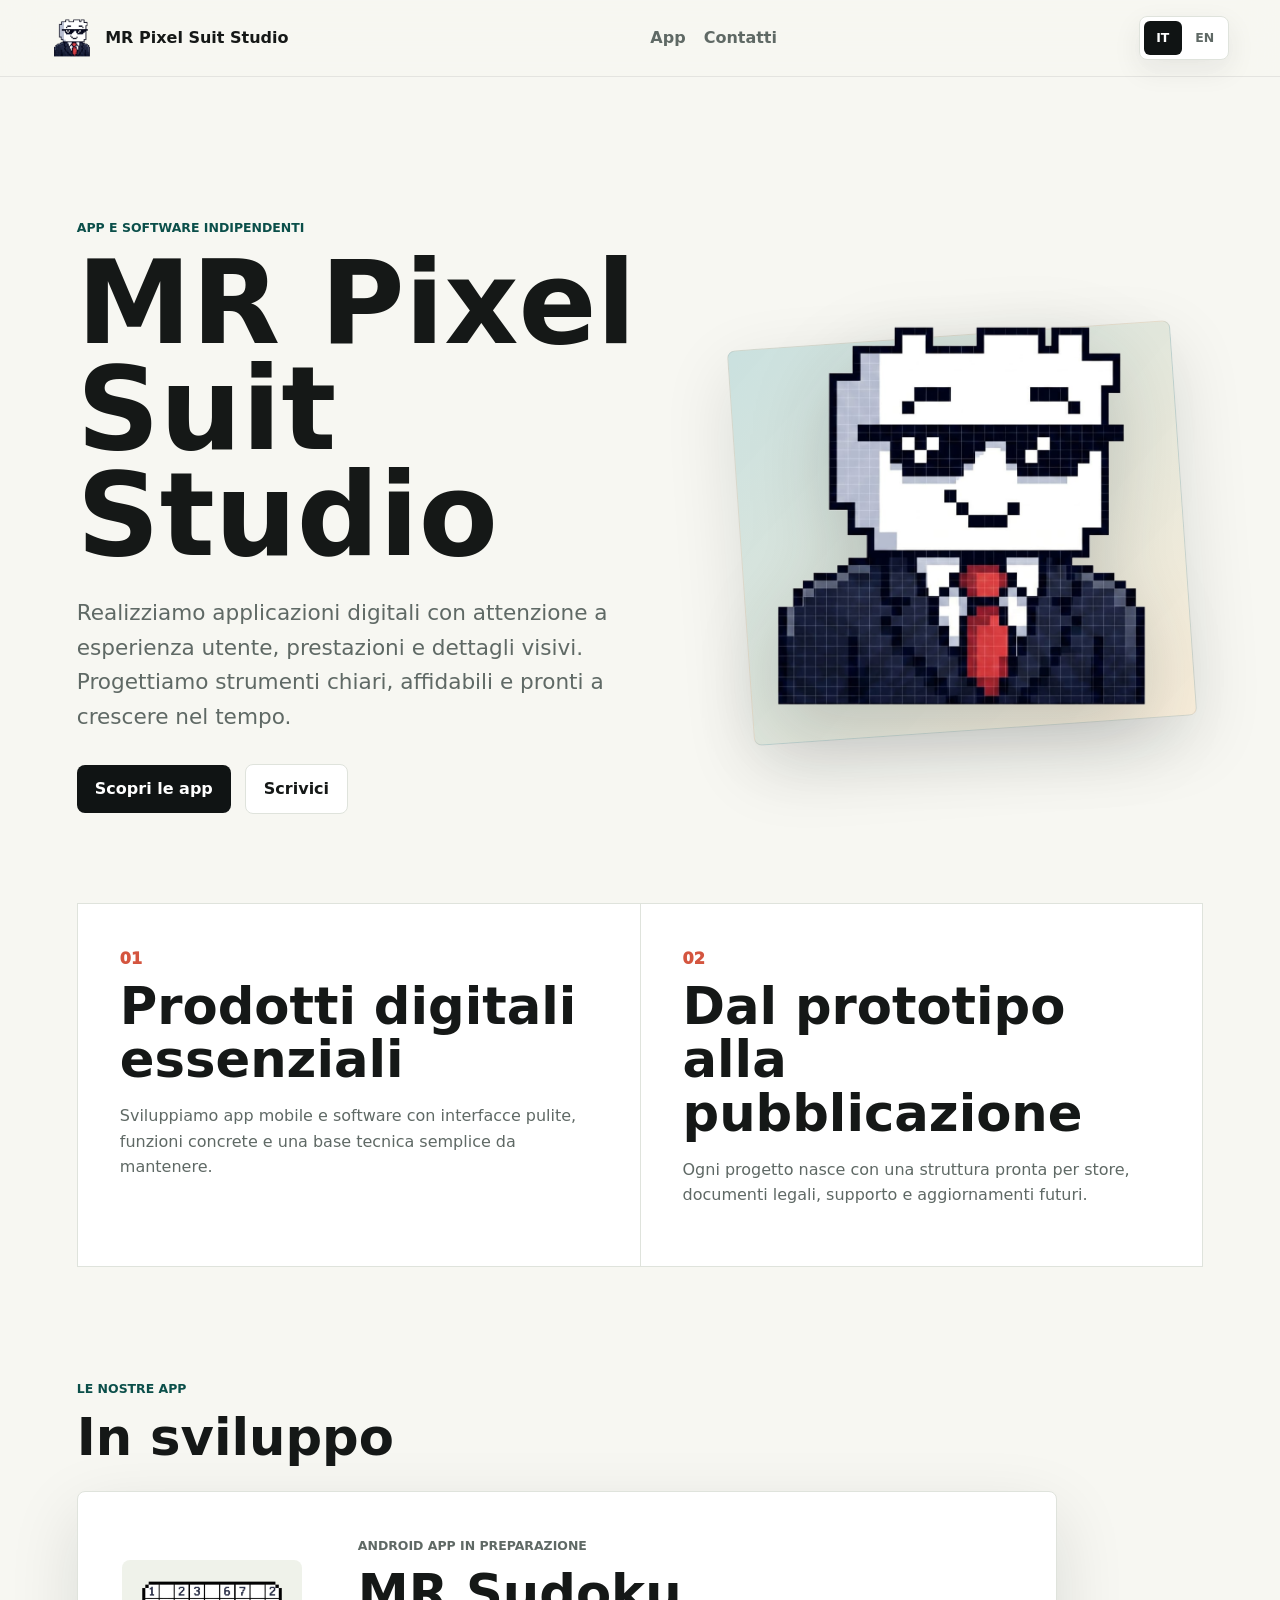
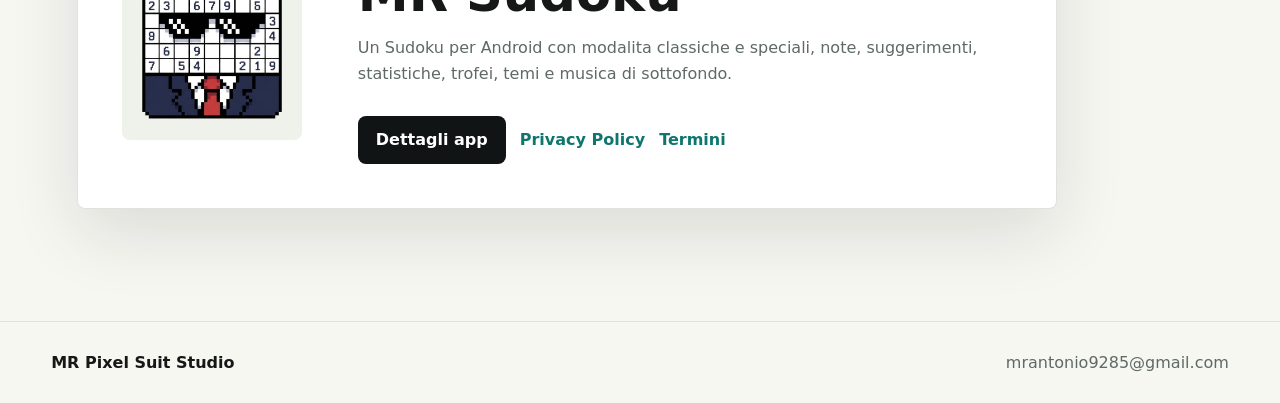
<file: index.html>
<!doctype html>
<html lang="it">
  <head>
    <meta charset="utf-8" />
    <meta name="viewport" content="width=device-width, initial-scale=1" />
    <title>MR Pixel Suit Studio | App e software</title>
    <meta
      name="description"
      content="MR Pixel Suit Studio crea app e software curati, leggeri e pensati per essere semplici da usare. Scopri le applicazioni in sviluppo."
    />
    <link rel="icon" href="assets/mr-pixel-suit-studio.svg" type="image/svg+xml" />
    <link rel="stylesheet" href="styles.css" />
  </head>
  <body>
    <header class="site-header">
      <a class="brand" href="./" aria-label="MR Pixel Suit Studio homepage">
        <img src="assets/mr-pixel-suit-studio.svg" alt="" />
        <span>MR Pixel Suit Studio</span>
      </a>
      <nav aria-label="Navigazione principale">
        <a href="#apps">App</a>
        <a href="mailto:mrantonio9285@gmail.com">Contatti</a>
      </nav>
      <div class="language-switcher" aria-label="Selettore lingua">
        <span aria-current="page">IT</span>
        <a href="en/" lang="en">EN</a>
      </div>
    </header>

    <main>
      <section class="hero">
        <div class="hero-copy">
          <p class="eyebrow">App e software indipendenti</p>
          <h1>MR Pixel Suit Studio</h1>
          <p class="hero-text">
            Realizziamo applicazioni digitali con attenzione a esperienza utente,
            prestazioni e dettagli visivi. Progettiamo strumenti chiari,
            affidabili e pronti a crescere nel tempo.
          </p>
          <div class="hero-actions">
            <a class="button primary" href="#apps">Scopri le app</a>
            <a class="button secondary" href="mailto:mrantonio9285@gmail.com">Scrivici</a>
          </div>
        </div>
        <div class="hero-visual" aria-hidden="true">
          <img src="assets/mr-pixel-suit-studio.svg" alt="" />
        </div>
      </section>

      <section class="intro" aria-label="Cosa facciamo">
        <div>
          <span class="metric">01</span>
          <h2>Prodotti digitali essenziali</h2>
          <p>
            Sviluppiamo app mobile e software con interfacce pulite, funzioni
            concrete e una base tecnica semplice da mantenere.
          </p>
        </div>
        <div>
          <span class="metric">02</span>
          <h2>Dal prototipo alla pubblicazione</h2>
          <p>
            Ogni progetto nasce con una struttura pronta per store, documenti
            legali, supporto e aggiornamenti futuri.
          </p>
        </div>
      </section>

      <section id="apps" class="apps-section">
        <div class="section-heading">
          <p class="eyebrow">Le nostre app</p>
          <h2>In sviluppo</h2>
        </div>

        <article class="app-card">
          <div class="app-icon">
            <img src="assets/mr-sudoku.svg" alt="Logo Mr Sudoku" />
          </div>
          <div class="app-content">
            <p class="app-status">Android app in preparazione</p>
            <h3>MR Sudoku</h3>
            <p>
              Un Sudoku per Android con modalita classiche e speciali, note,
              suggerimenti, statistiche, trofei, temi e musica di sottofondo.
            </p>
            <div class="app-links" aria-label="Link Mr Sudoku">
              <a class="button primary" href="apps/mr-sudoku/">Dettagli app</a>
              <a class="text-link" href="apps/mr-sudoku/privacy.html">Privacy Policy</a>
              <a class="text-link" href="apps/mr-sudoku/terms.html">Termini</a>
            </div>
          </div>
        </article>
      </section>
    </main>

    <footer class="site-footer">
      <p>MR Pixel Suit Studio</p>
      <a href="mailto:mrantonio9285@gmail.com">mrantonio9285@gmail.com</a>
    </footer>
  </body>
</html>
</file>
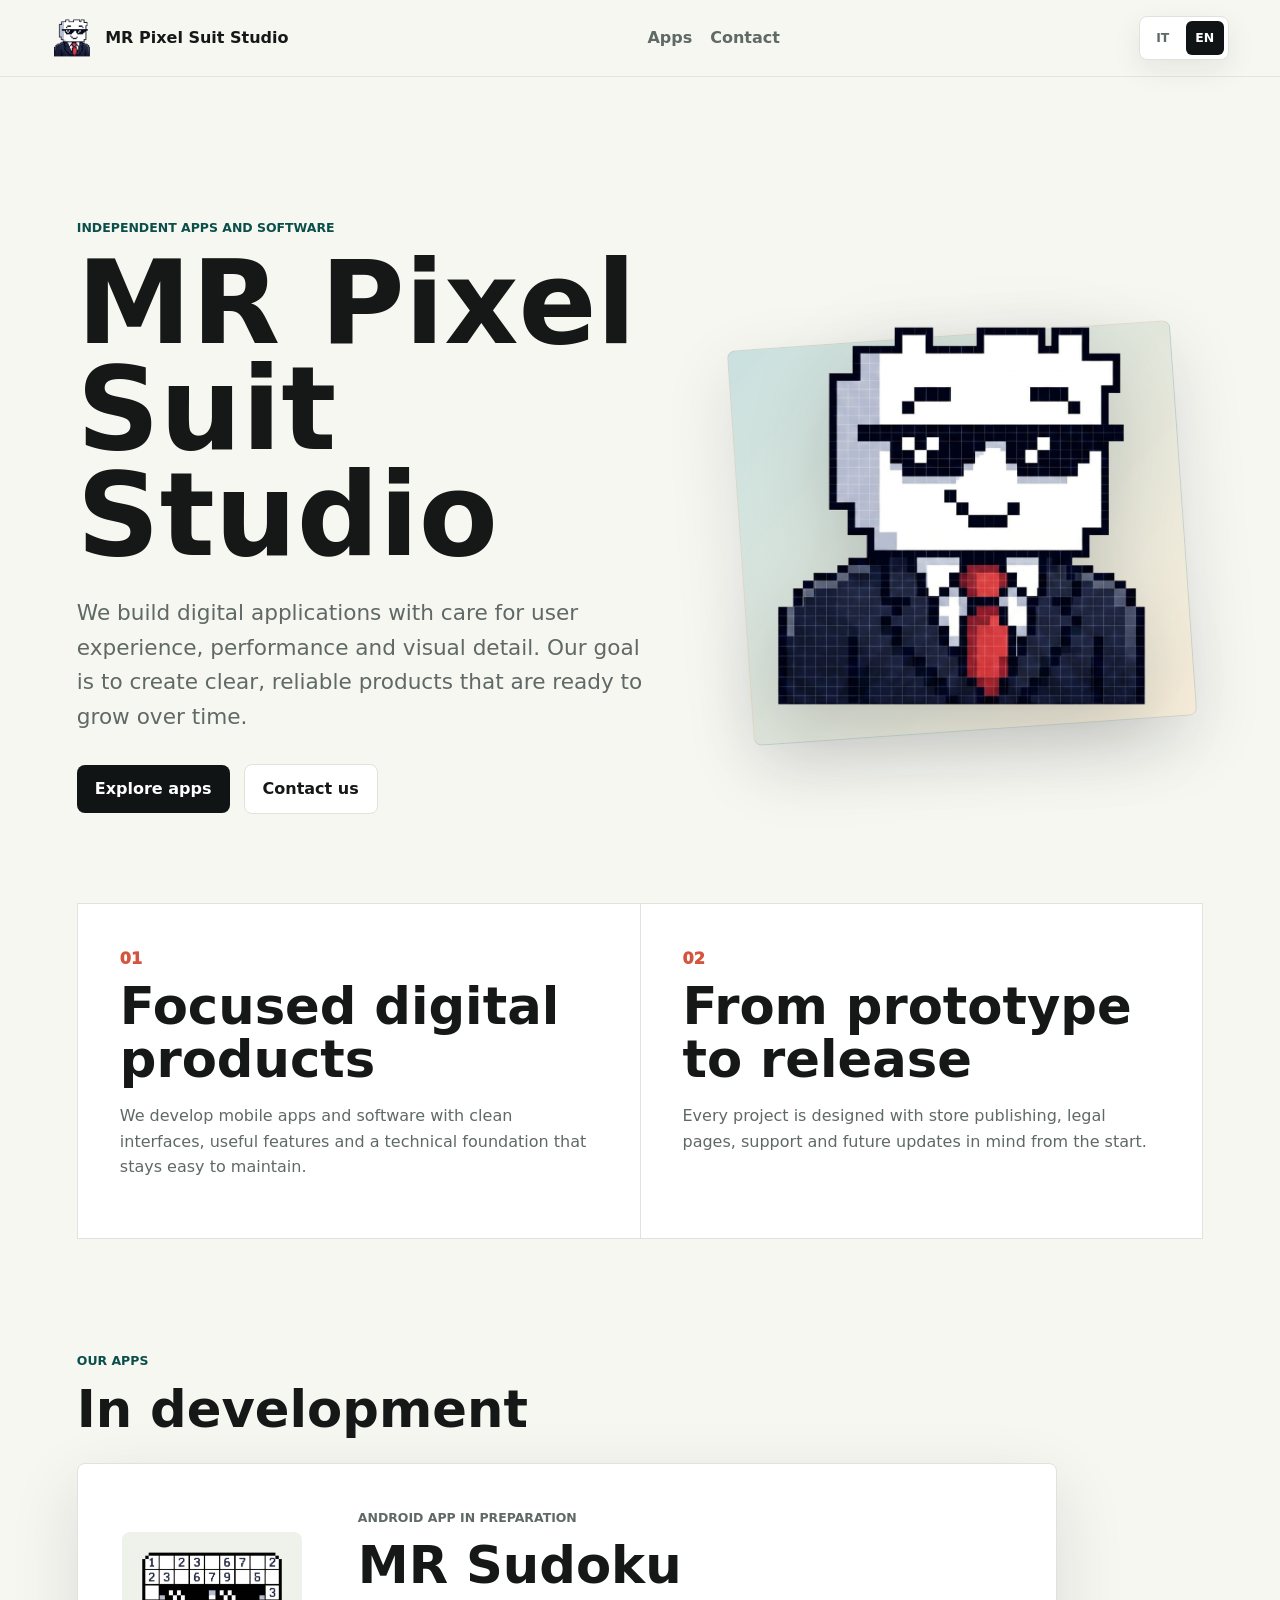
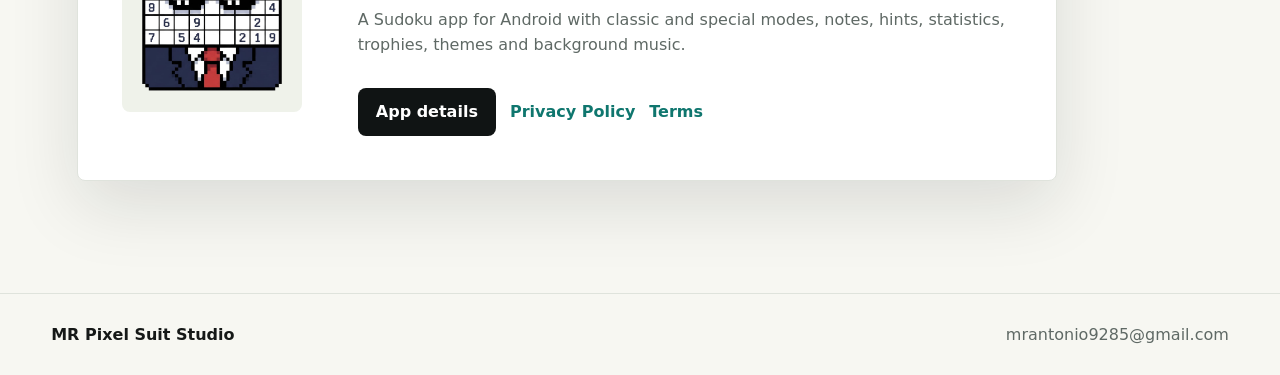
<file: en/index.html>
<!doctype html>
<html lang="en">
  <head>
    <meta charset="utf-8" />
    <meta name="viewport" content="width=device-width, initial-scale=1" />
    <title>MR Pixel Suit Studio | Apps and software</title>
    <meta
      name="description"
      content="MR Pixel Suit Studio creates thoughtful, lightweight apps and software designed to be simple to use. Discover the apps in development."
    />
    <link rel="icon" href="../assets/mr-pixel-suit-studio.svg" type="image/svg+xml" />
    <link rel="stylesheet" href="../styles.css" />
  </head>
  <body>
    <header class="site-header">
      <a class="brand" href="./" aria-label="MR Pixel Suit Studio homepage">
        <img src="../assets/mr-pixel-suit-studio.svg" alt="" />
        <span>MR Pixel Suit Studio</span>
      </a>
      <nav aria-label="Main navigation">
        <a href="#apps">Apps</a>
        <a href="mailto:mrantonio9285@gmail.com">Contact</a>
      </nav>
      <div class="language-switcher" aria-label="Language selector">
        <a href="../" lang="it">IT</a>
        <span aria-current="page">EN</span>
      </div>
    </header>

    <main>
      <section class="hero">
        <div class="hero-copy">
          <p class="eyebrow">Independent apps and software</p>
          <h1>MR Pixel Suit Studio</h1>
          <p class="hero-text">
            We build digital applications with care for user experience,
            performance and visual detail. Our goal is to create clear, reliable
            products that are ready to grow over time.
          </p>
          <div class="hero-actions">
            <a class="button primary" href="#apps">Explore apps</a>
            <a class="button secondary" href="mailto:mrantonio9285@gmail.com">Contact us</a>
          </div>
        </div>
        <div class="hero-visual" aria-hidden="true">
          <img src="../assets/mr-pixel-suit-studio.svg" alt="" />
        </div>
      </section>

      <section class="intro" aria-label="What we do">
        <div>
          <span class="metric">01</span>
          <h2>Focused digital products</h2>
          <p>
            We develop mobile apps and software with clean interfaces, useful
            features and a technical foundation that stays easy to maintain.
          </p>
        </div>
        <div>
          <span class="metric">02</span>
          <h2>From prototype to release</h2>
          <p>
            Every project is designed with store publishing, legal pages,
            support and future updates in mind from the start.
          </p>
        </div>
      </section>

      <section id="apps" class="apps-section">
        <div class="section-heading">
          <p class="eyebrow">Our apps</p>
          <h2>In development</h2>
        </div>

        <article class="app-card">
          <div class="app-icon">
            <img src="../assets/mr-sudoku.svg" alt="Mr Sudoku logo" />
          </div>
          <div class="app-content">
            <p class="app-status">Android app in preparation</p>
            <h3>MR Sudoku</h3>
            <p>
              A Sudoku app for Android with classic and special modes, notes,
              hints, statistics, trophies, themes and background music.
            </p>
            <div class="app-links" aria-label="Mr Sudoku links">
              <a class="button primary" href="apps/mr-sudoku/">App details</a>
              <a class="text-link" href="apps/mr-sudoku/privacy.html">Privacy Policy</a>
              <a class="text-link" href="apps/mr-sudoku/terms.html">Terms</a>
            </div>
          </div>
        </article>
      </section>
    </main>

    <footer class="site-footer">
      <p>MR Pixel Suit Studio</p>
      <a href="mailto:mrantonio9285@gmail.com">mrantonio9285@gmail.com</a>
    </footer>
  </body>
</html>
</file>
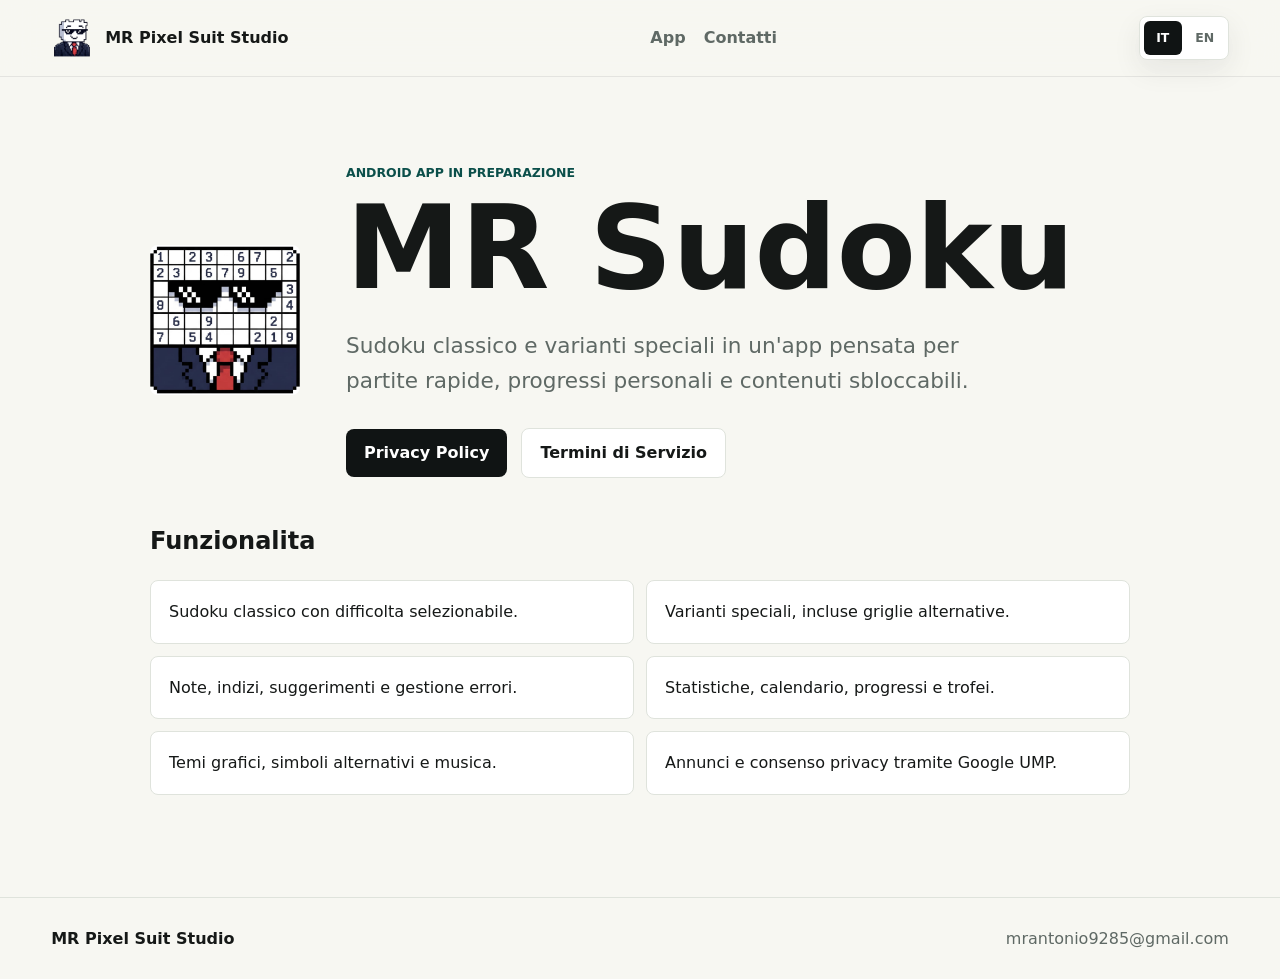
<file: apps/mr-sudoku/index.html>
<!doctype html>
<html lang="it">
  <head>
    <meta charset="utf-8" />
    <meta name="viewport" content="width=device-width, initial-scale=1" />
    <title>MR Sudoku | MR Pixel Suit Studio</title>
    <meta
      name="description"
      content="MR Sudoku e' un'app Android in sviluppo per giocare a Sudoku classico e varianti speciali."
    />
    <link rel="icon" href="../../assets/mr-sudoku.svg" type="image/svg+xml" />
    <link rel="stylesheet" href="../../styles.css" />
  </head>
  <body>
    <header class="site-header">
      <a class="brand" href="../../">
        <img src="../../assets/mr-pixel-suit-studio.svg" alt="" />
        <span>MR Pixel Suit Studio</span>
      </a>
      <nav aria-label="Navigazione principale">
        <a href="../../#apps">App</a>
        <a href="mailto:mrantonio9285@gmail.com">Contatti</a>
      </nav>
      <div class="language-switcher" aria-label="Selettore lingua">
        <span aria-current="page">IT</span>
        <a href="../../en/apps/mr-sudoku/" lang="en">EN</a>
      </div>
    </header>

    <main class="app-detail">
      <section class="app-hero">
        <img src="../../assets/mr-sudoku.svg" alt="Logo MR Sudoku" />
        <div>
          <p class="eyebrow">Android app in preparazione</p>
          <h1>MR Sudoku</h1>
          <p class="hero-text">
            Sudoku classico e varianti speciali in un'app pensata per partite
            rapide, progressi personali e contenuti sbloccabili.
          </p>
          <div class="hero-actions">
            <a class="button primary" href="privacy.html">Privacy Policy</a>
            <a class="button secondary" href="terms.html">Termini di Servizio</a>
          </div>
        </div>
      </section>

      <section aria-label="Funzionalita principali">
        <h2>Funzionalita</h2>
        <ul class="feature-list">
          <li>Sudoku classico con difficolta selezionabile.</li>
          <li>Varianti speciali, incluse griglie alternative.</li>
          <li>Note, indizi, suggerimenti e gestione errori.</li>
          <li>Statistiche, calendario, progressi e trofei.</li>
          <li>Temi grafici, simboli alternativi e musica.</li>
          <li>Annunci e consenso privacy tramite Google UMP.</li>
        </ul>
      </section>
    </main>

    <footer class="site-footer">
      <p>MR Pixel Suit Studio</p>
      <a href="mailto:mrantonio9285@gmail.com">mrantonio9285@gmail.com</a>
    </footer>
  </body>
</html>
</file>
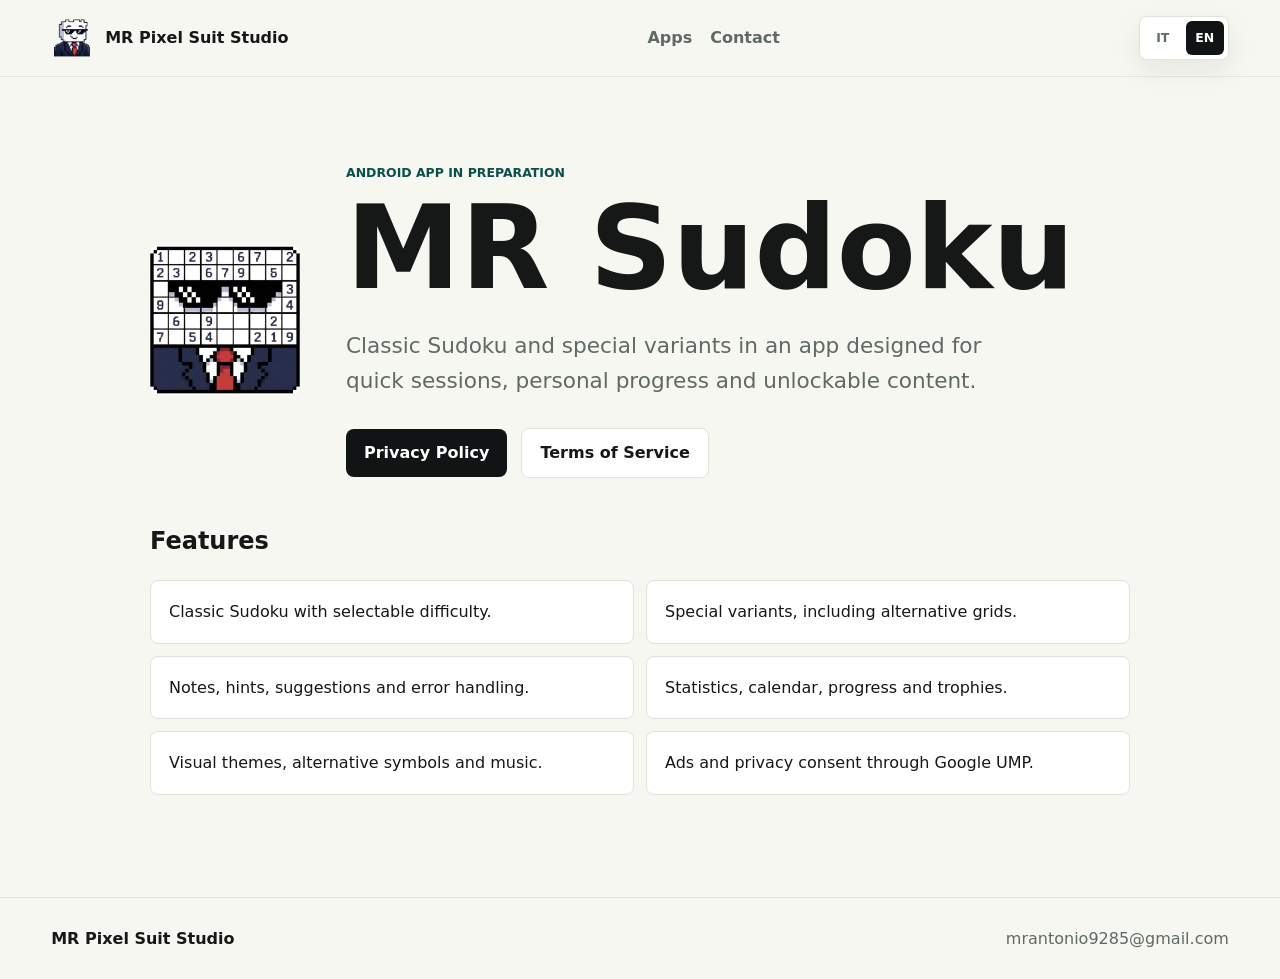
<file: en/apps/mr-sudoku/index.html>
<!doctype html>
<html lang="en">
  <head>
    <meta charset="utf-8" />
    <meta name="viewport" content="width=device-width, initial-scale=1" />
    <title>MR Sudoku | MR Pixel Suit Studio</title>
    <meta
      name="description"
      content="MR Sudoku is an Android app in development for classic Sudoku and special variants."
    />
    <link rel="icon" href="../../../assets/mr-sudoku.svg" type="image/svg+xml" />
    <link rel="stylesheet" href="../../../styles.css" />
  </head>
  <body>
    <header class="site-header">
      <a class="brand" href="../../">
        <img src="../../../assets/mr-pixel-suit-studio.svg" alt="" />
        <span>MR Pixel Suit Studio</span>
      </a>
      <nav aria-label="Main navigation">
        <a href="../../#apps">Apps</a>
        <a href="mailto:mrantonio9285@gmail.com">Contact</a>
      </nav>
      <div class="language-switcher" aria-label="Language selector">
        <a href="../../../apps/mr-sudoku/" lang="it">IT</a>
        <span aria-current="page">EN</span>
      </div>
    </header>

    <main class="app-detail">
      <section class="app-hero">
        <img src="../../../assets/mr-sudoku.svg" alt="MR Sudoku logo" />
        <div>
          <p class="eyebrow">Android app in preparation</p>
          <h1>MR Sudoku</h1>
          <p class="hero-text">
            Classic Sudoku and special variants in an app designed for quick
            sessions, personal progress and unlockable content.
          </p>
          <div class="hero-actions">
            <a class="button primary" href="privacy.html">Privacy Policy</a>
            <a class="button secondary" href="terms.html">Terms of Service</a>
          </div>
        </div>
      </section>

      <section aria-label="Main features">
        <h2>Features</h2>
        <ul class="feature-list">
          <li>Classic Sudoku with selectable difficulty.</li>
          <li>Special variants, including alternative grids.</li>
          <li>Notes, hints, suggestions and error handling.</li>
          <li>Statistics, calendar, progress and trophies.</li>
          <li>Visual themes, alternative symbols and music.</li>
          <li>Ads and privacy consent through Google UMP.</li>
        </ul>
      </section>
    </main>

    <footer class="site-footer">
      <p>MR Pixel Suit Studio</p>
      <a href="mailto:mrantonio9285@gmail.com">mrantonio9285@gmail.com</a>
    </footer>
  </body>
</html>
</file>
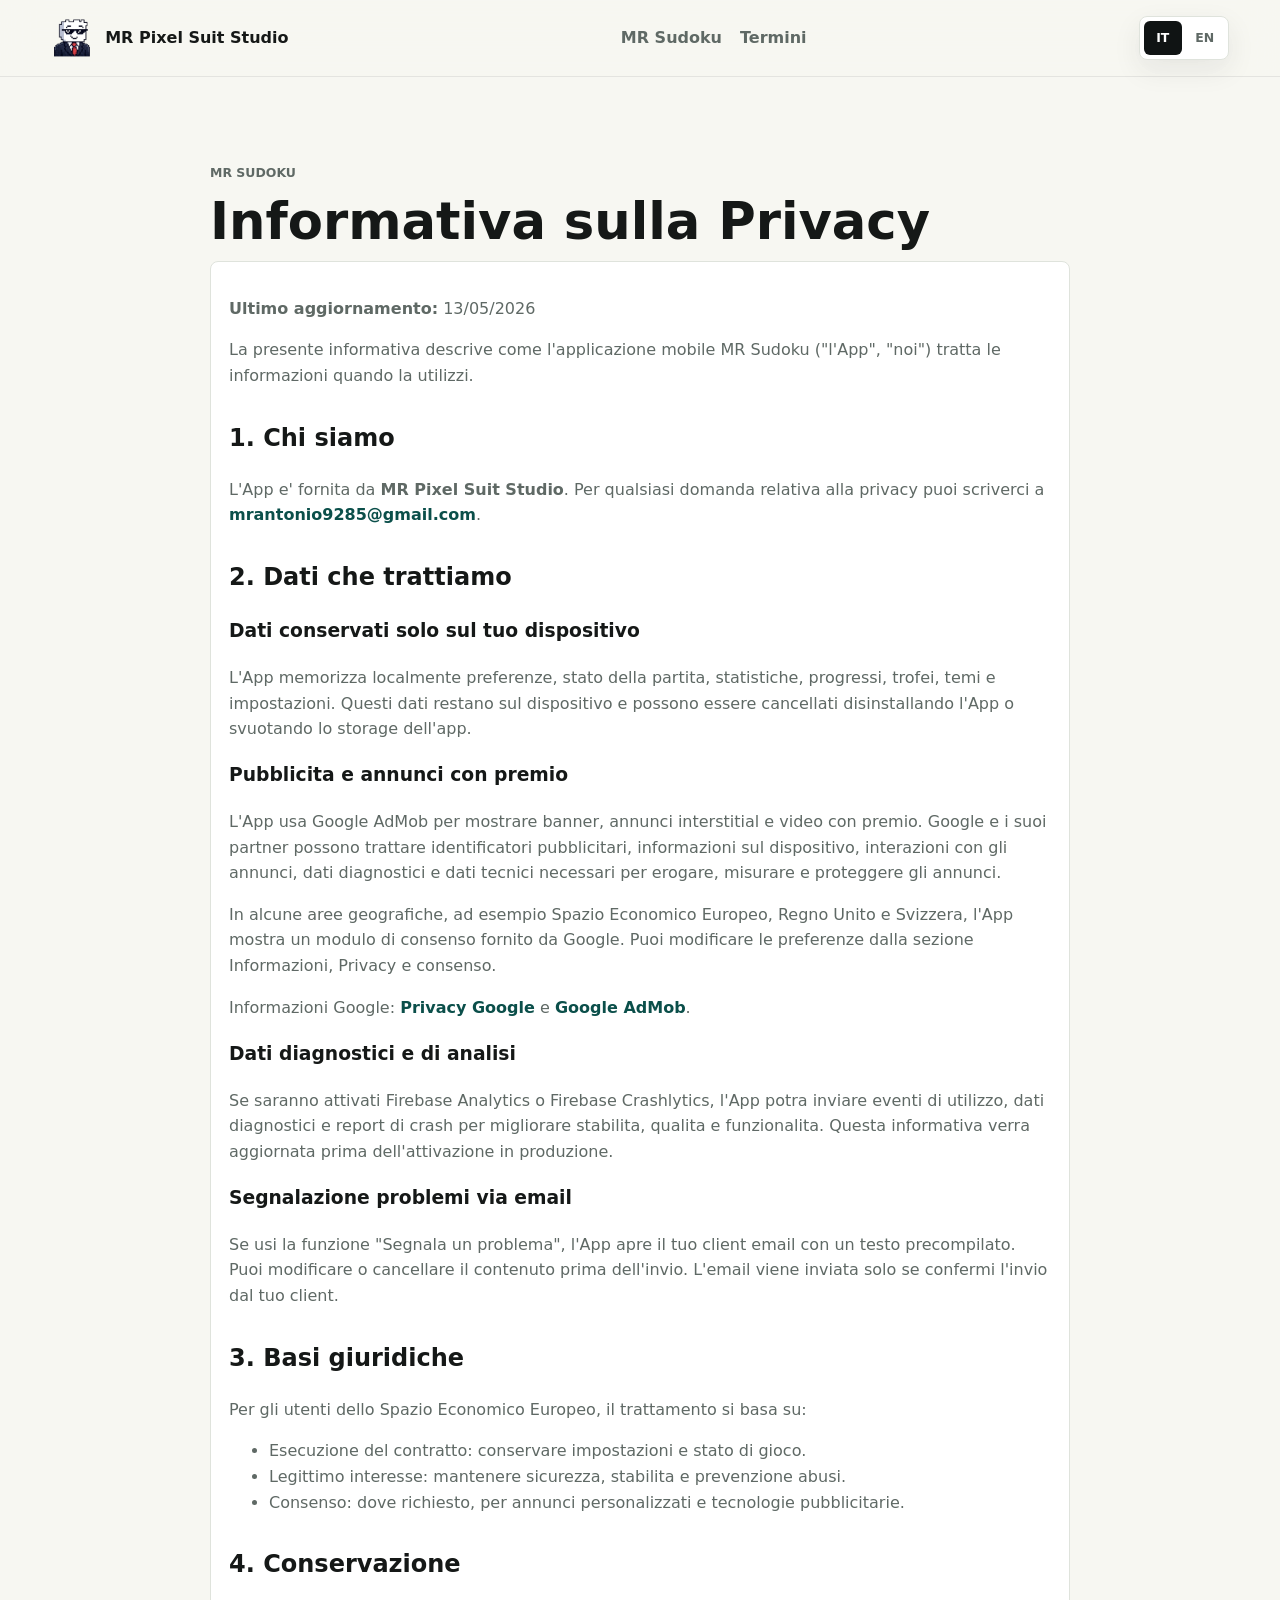
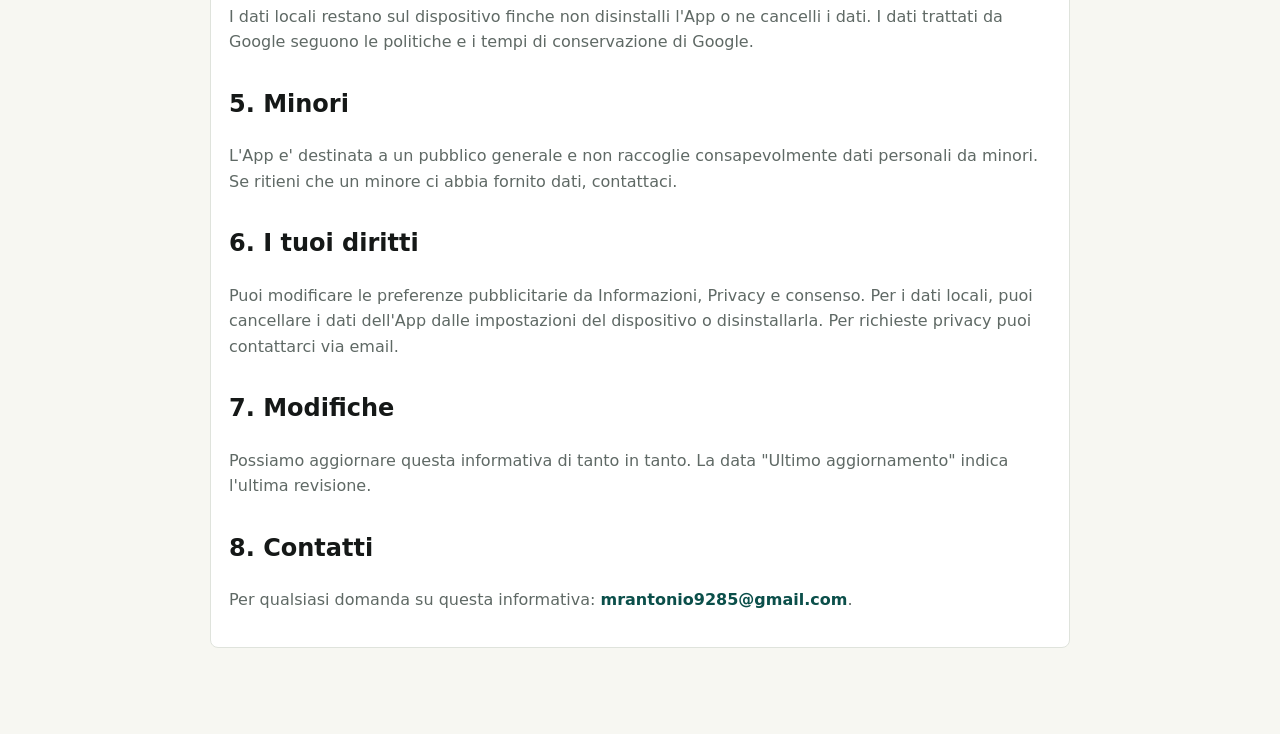
<file: apps/mr-sudoku/privacy.html>
<!doctype html>
<html lang="it">
  <head>
    <meta charset="utf-8" />
    <meta name="viewport" content="width=device-width, initial-scale=1" />
    <title>Privacy Policy MR Sudoku | MR Pixel Suit Studio</title>
    <meta name="description" content="Informativa sulla privacy dell'app MR Sudoku." />
    <link rel="icon" href="../../assets/mr-sudoku.svg" type="image/svg+xml" />
    <link rel="stylesheet" href="../../styles.css" />
  </head>
  <body>
    <header class="site-header">
      <a class="brand" href="../../">
        <img src="../../assets/mr-pixel-suit-studio.svg" alt="" />
        <span>MR Pixel Suit Studio</span>
      </a>
      <nav aria-label="Navigazione principale">
        <a href="./">MR Sudoku</a>
        <a href="terms.html">Termini</a>
      </nav>
      <div class="language-switcher" aria-label="Selettore lingua">
        <span aria-current="page">IT</span>
        <a href="../../en/apps/mr-sudoku/privacy.html" lang="en">EN</a>
      </div>
    </header>

    <main class="legal">
      <p class="eyebrow">MR Sudoku</p>
      <h1>Informativa sulla Privacy</h1>
      <article class="legal-card">
        <p><strong>Ultimo aggiornamento:</strong> 13/05/2026</p>
        <p>
          La presente informativa descrive come l'applicazione mobile MR Sudoku
          ("l'App", "noi") tratta le informazioni quando la utilizzi.
        </p>

        <h2>1. Chi siamo</h2>
        <p>
          L'App e' fornita da <strong>MR Pixel Suit Studio</strong>. Per qualsiasi
          domanda relativa alla privacy puoi scriverci a
          <a href="mailto:mrantonio9285@gmail.com">mrantonio9285@gmail.com</a>.
        </p>

        <h2>2. Dati che trattiamo</h2>
        <h3>Dati conservati solo sul tuo dispositivo</h3>
        <p>
          L'App memorizza localmente preferenze, stato della partita, statistiche,
          progressi, trofei, temi e impostazioni. Questi dati restano sul
          dispositivo e possono essere cancellati disinstallando l'App o svuotando
          lo storage dell'app.
        </p>

        <h3>Pubblicita e annunci con premio</h3>
        <p>
          L'App usa Google AdMob per mostrare banner, annunci interstitial e video
          con premio. Google e i suoi partner possono trattare identificatori
          pubblicitari, informazioni sul dispositivo, interazioni con gli annunci,
          dati diagnostici e dati tecnici necessari per erogare, misurare e
          proteggere gli annunci.
        </p>
        <p>
          In alcune aree geografiche, ad esempio Spazio Economico Europeo, Regno
          Unito e Svizzera, l'App mostra un modulo di consenso fornito da Google.
          Puoi modificare le preferenze dalla sezione Informazioni, Privacy e
          consenso.
        </p>
        <p>
          Informazioni Google:
          <a href="https://policies.google.com/privacy">Privacy Google</a> e
          <a href="https://support.google.com/admob/answer/6128543">Google AdMob</a>.
        </p>

        <h3>Dati diagnostici e di analisi</h3>
        <p>
          Se saranno attivati Firebase Analytics o Firebase Crashlytics, l'App
          potra inviare eventi di utilizzo, dati diagnostici e report di crash per
          migliorare stabilita, qualita e funzionalita. Questa informativa verra
          aggiornata prima dell'attivazione in produzione.
        </p>

        <h3>Segnalazione problemi via email</h3>
        <p>
          Se usi la funzione "Segnala un problema", l'App apre il tuo client email
          con un testo precompilato. Puoi modificare o cancellare il contenuto
          prima dell'invio. L'email viene inviata solo se confermi l'invio dal tuo
          client.
        </p>

        <h2>3. Basi giuridiche</h2>
        <p>Per gli utenti dello Spazio Economico Europeo, il trattamento si basa su:</p>
        <ul>
          <li>Esecuzione del contratto: conservare impostazioni e stato di gioco.</li>
          <li>Legittimo interesse: mantenere sicurezza, stabilita e prevenzione abusi.</li>
          <li>Consenso: dove richiesto, per annunci personalizzati e tecnologie pubblicitarie.</li>
        </ul>

        <h2>4. Conservazione</h2>
        <p>
          I dati locali restano sul dispositivo finche non disinstalli l'App o ne
          cancelli i dati. I dati trattati da Google seguono le politiche e i tempi
          di conservazione di Google.
        </p>

        <h2>5. Minori</h2>
        <p>
          L'App e' destinata a un pubblico generale e non raccoglie consapevolmente
          dati personali da minori. Se ritieni che un minore ci abbia fornito dati,
          contattaci.
        </p>

        <h2>6. I tuoi diritti</h2>
        <p>
          Puoi modificare le preferenze pubblicitarie da Informazioni, Privacy e
          consenso. Per i dati locali, puoi cancellare i dati dell'App dalle
          impostazioni del dispositivo o disinstallarla. Per richieste privacy puoi
          contattarci via email.
        </p>

        <h2>7. Modifiche</h2>
        <p>
          Possiamo aggiornare questa informativa di tanto in tanto. La data "Ultimo
          aggiornamento" indica l'ultima revisione.
        </p>

        <h2>8. Contatti</h2>
        <p>
          Per qualsiasi domanda su questa informativa:
          <a href="mailto:mrantonio9285@gmail.com">mrantonio9285@gmail.com</a>.
        </p>
      </article>
    </main>
  </body>
</html>
</file>
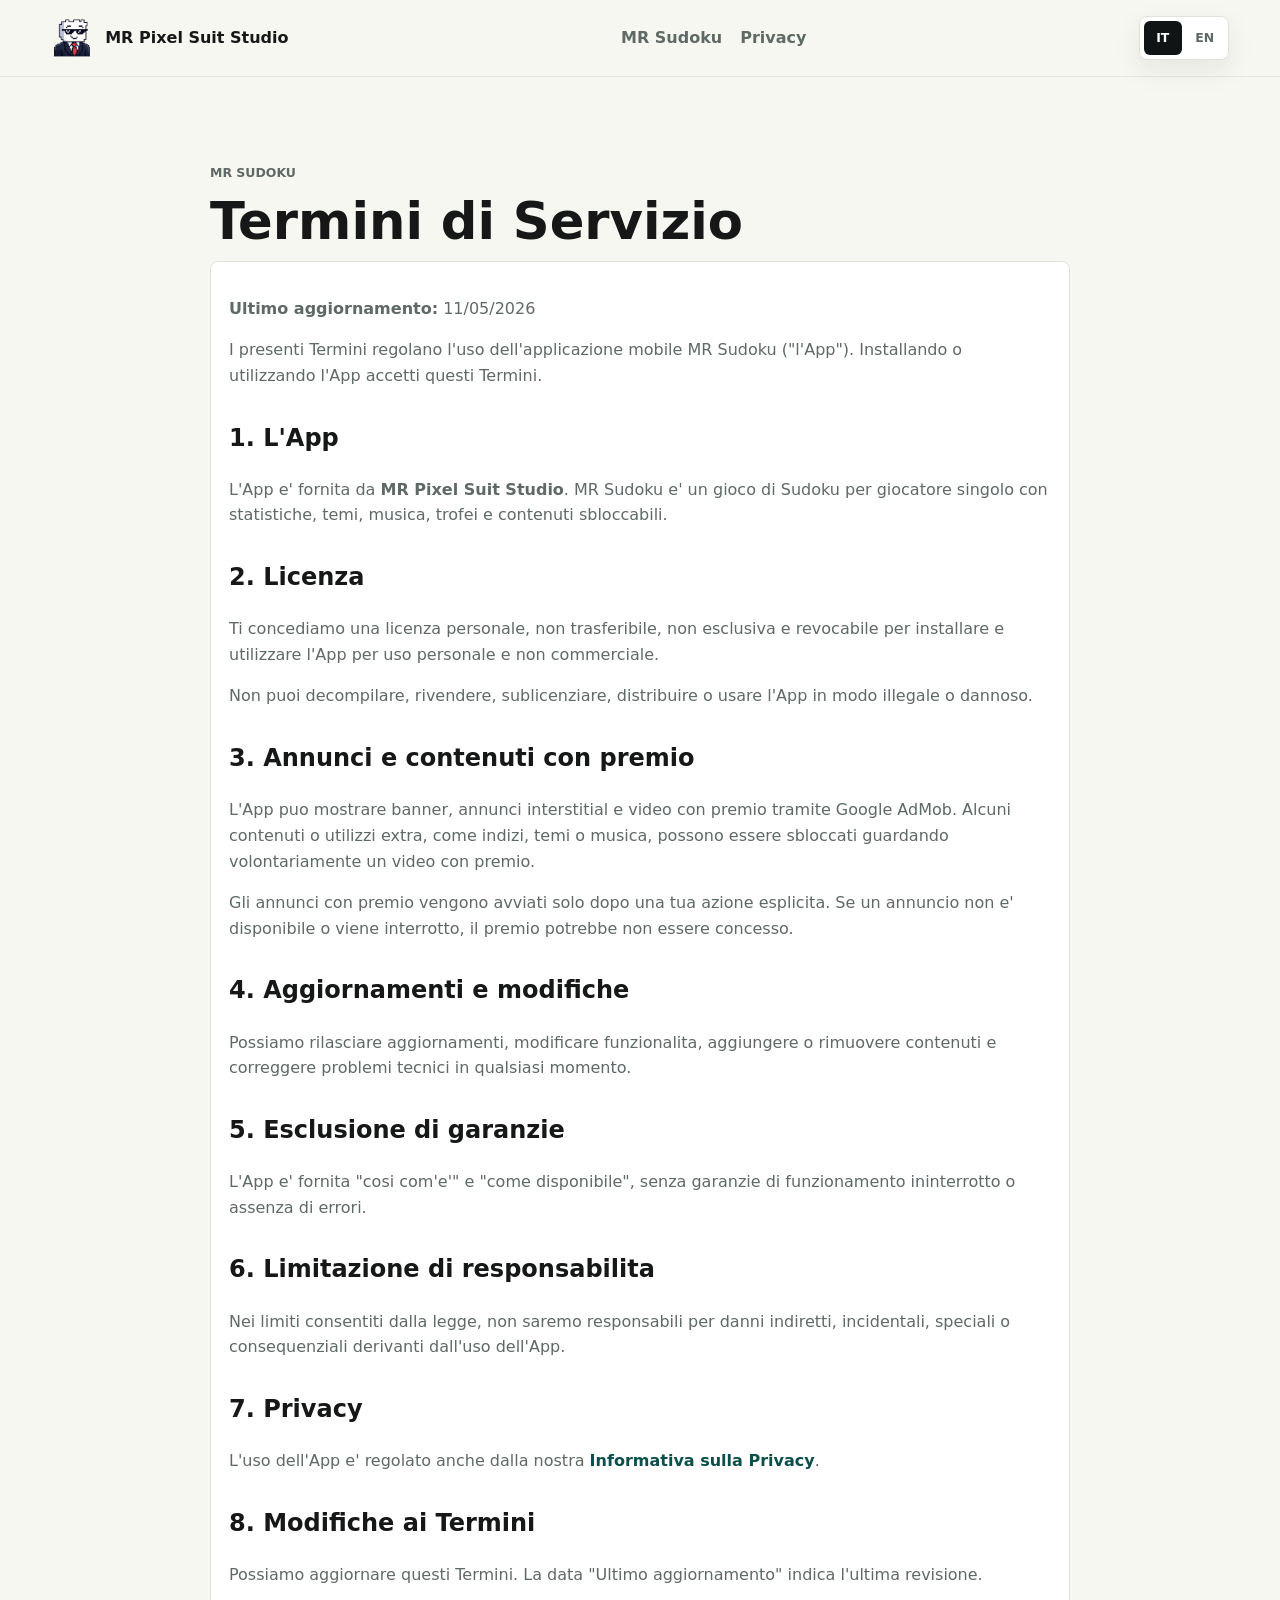
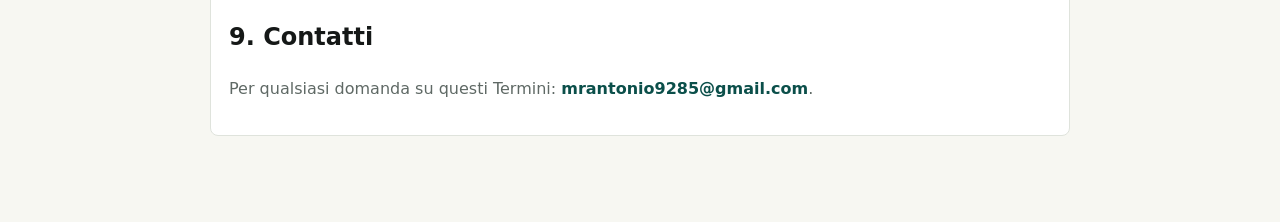
<file: apps/mr-sudoku/terms.html>
<!doctype html>
<html lang="it">
  <head>
    <meta charset="utf-8" />
    <meta name="viewport" content="width=device-width, initial-scale=1" />
    <title>Termini di Servizio MR Sudoku | MR Pixel Suit Studio</title>
    <meta name="description" content="Termini di servizio dell'app MR Sudoku." />
    <link rel="icon" href="../../assets/mr-sudoku.svg" type="image/svg+xml" />
    <link rel="stylesheet" href="../../styles.css" />
  </head>
  <body>
    <header class="site-header">
      <a class="brand" href="../../">
        <img src="../../assets/mr-pixel-suit-studio.svg" alt="" />
        <span>MR Pixel Suit Studio</span>
      </a>
      <nav aria-label="Navigazione principale">
        <a href="./">MR Sudoku</a>
        <a href="privacy.html">Privacy</a>
      </nav>
      <div class="language-switcher" aria-label="Selettore lingua">
        <span aria-current="page">IT</span>
        <a href="../../en/apps/mr-sudoku/terms.html" lang="en">EN</a>
      </div>
    </header>

    <main class="legal">
      <p class="eyebrow">MR Sudoku</p>
      <h1>Termini di Servizio</h1>
      <article class="legal-card">
        <p><strong>Ultimo aggiornamento:</strong> 11/05/2026</p>
        <p>
          I presenti Termini regolano l'uso dell'applicazione mobile MR Sudoku
          ("l'App"). Installando o utilizzando l'App accetti questi Termini.
        </p>

        <h2>1. L'App</h2>
        <p>
          L'App e' fornita da <strong>MR Pixel Suit Studio</strong>. MR Sudoku e'
          un gioco di Sudoku per giocatore singolo con statistiche, temi, musica,
          trofei e contenuti sbloccabili.
        </p>

        <h2>2. Licenza</h2>
        <p>
          Ti concediamo una licenza personale, non trasferibile, non esclusiva e
          revocabile per installare e utilizzare l'App per uso personale e non
          commerciale.
        </p>
        <p>
          Non puoi decompilare, rivendere, sublicenziare, distribuire o usare l'App
          in modo illegale o dannoso.
        </p>

        <h2>3. Annunci e contenuti con premio</h2>
        <p>
          L'App puo mostrare banner, annunci interstitial e video con premio tramite
          Google AdMob. Alcuni contenuti o utilizzi extra, come indizi, temi o
          musica, possono essere sbloccati guardando volontariamente un video con
          premio.
        </p>
        <p>
          Gli annunci con premio vengono avviati solo dopo una tua azione esplicita.
          Se un annuncio non e' disponibile o viene interrotto, il premio potrebbe
          non essere concesso.
        </p>

        <h2>4. Aggiornamenti e modifiche</h2>
        <p>
          Possiamo rilasciare aggiornamenti, modificare funzionalita, aggiungere o
          rimuovere contenuti e correggere problemi tecnici in qualsiasi momento.
        </p>

        <h2>5. Esclusione di garanzie</h2>
        <p>
          L'App e' fornita "cosi com'e'" e "come disponibile", senza garanzie di
          funzionamento ininterrotto o assenza di errori.
        </p>

        <h2>6. Limitazione di responsabilita</h2>
        <p>
          Nei limiti consentiti dalla legge, non saremo responsabili per danni
          indiretti, incidentali, speciali o consequenziali derivanti dall'uso
          dell'App.
        </p>

        <h2>7. Privacy</h2>
        <p>
          L'uso dell'App e' regolato anche dalla nostra
          <a href="privacy.html">Informativa sulla Privacy</a>.
        </p>

        <h2>8. Modifiche ai Termini</h2>
        <p>
          Possiamo aggiornare questi Termini. La data "Ultimo aggiornamento" indica
          l'ultima revisione.
        </p>

        <h2>9. Contatti</h2>
        <p>
          Per qualsiasi domanda su questi Termini:
          <a href="mailto:mrantonio9285@gmail.com">mrantonio9285@gmail.com</a>.
        </p>
      </article>
    </main>
  </body>
</html>
</file>
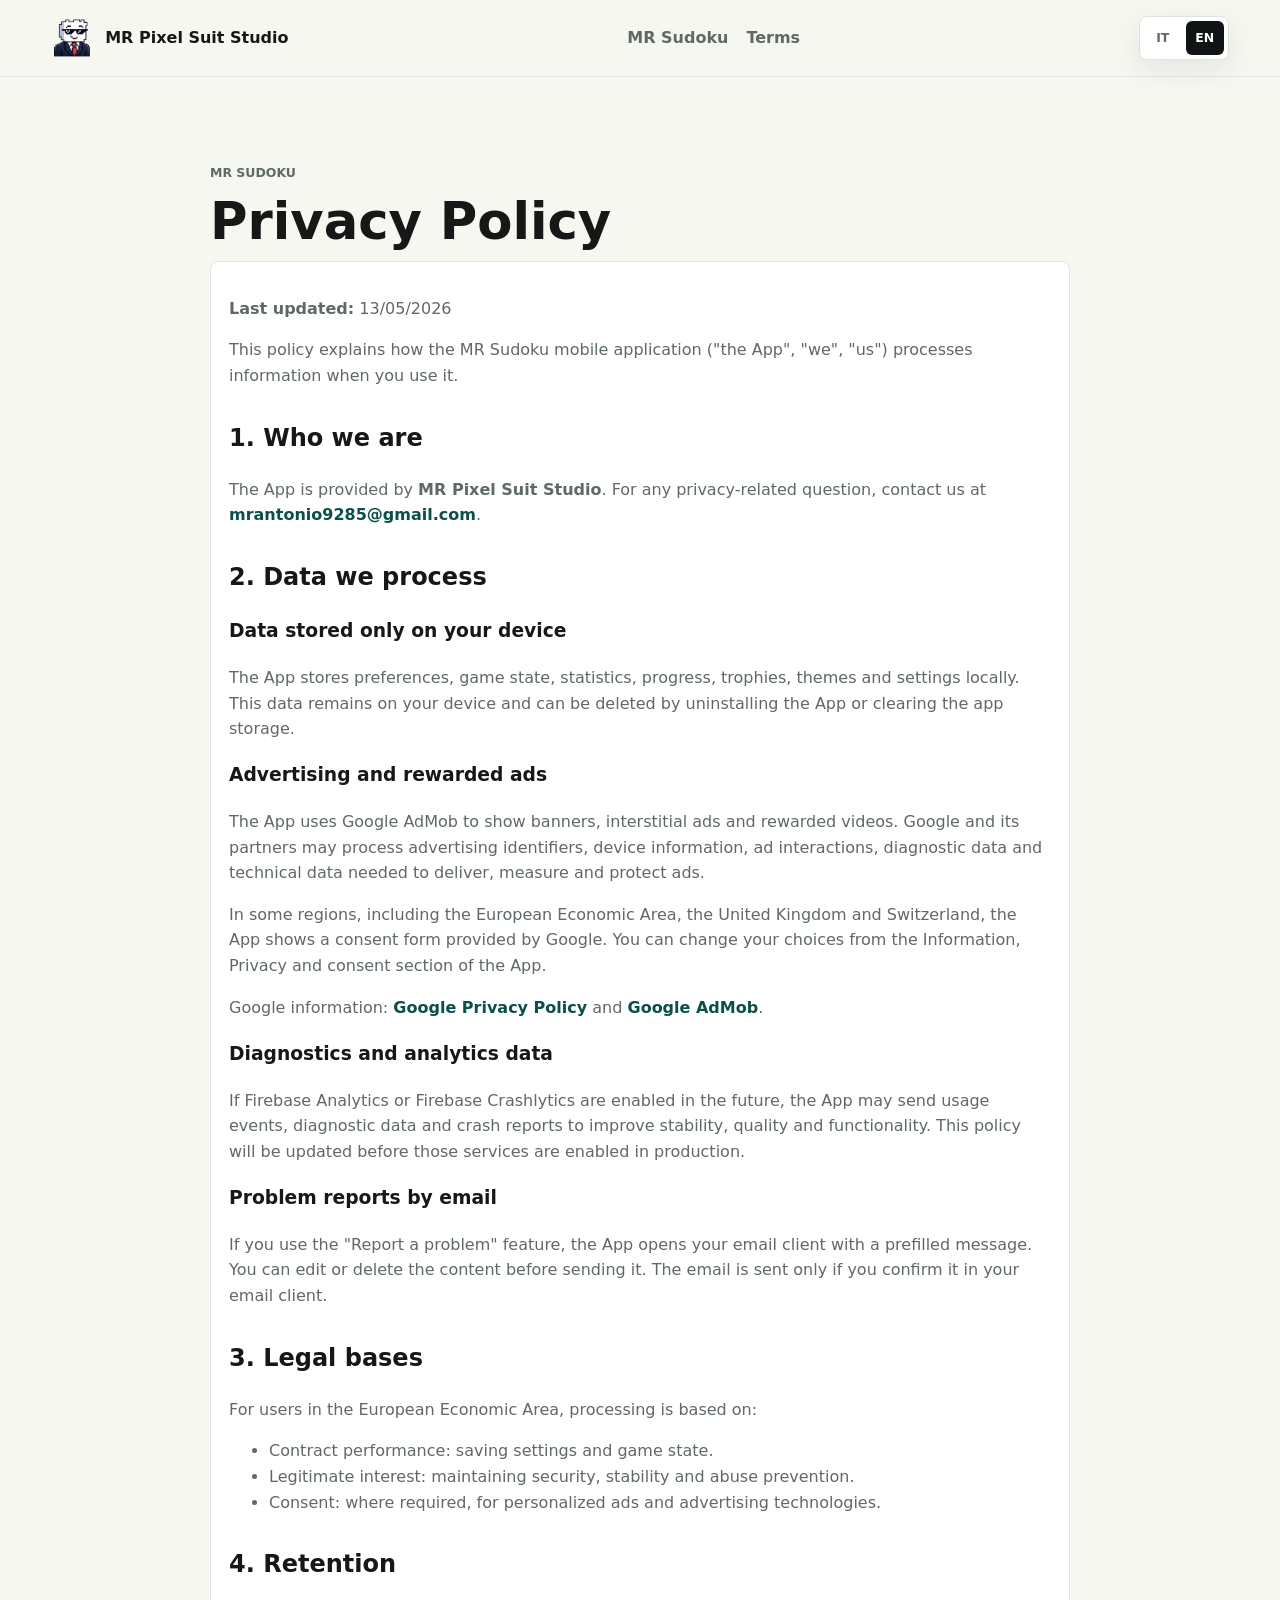
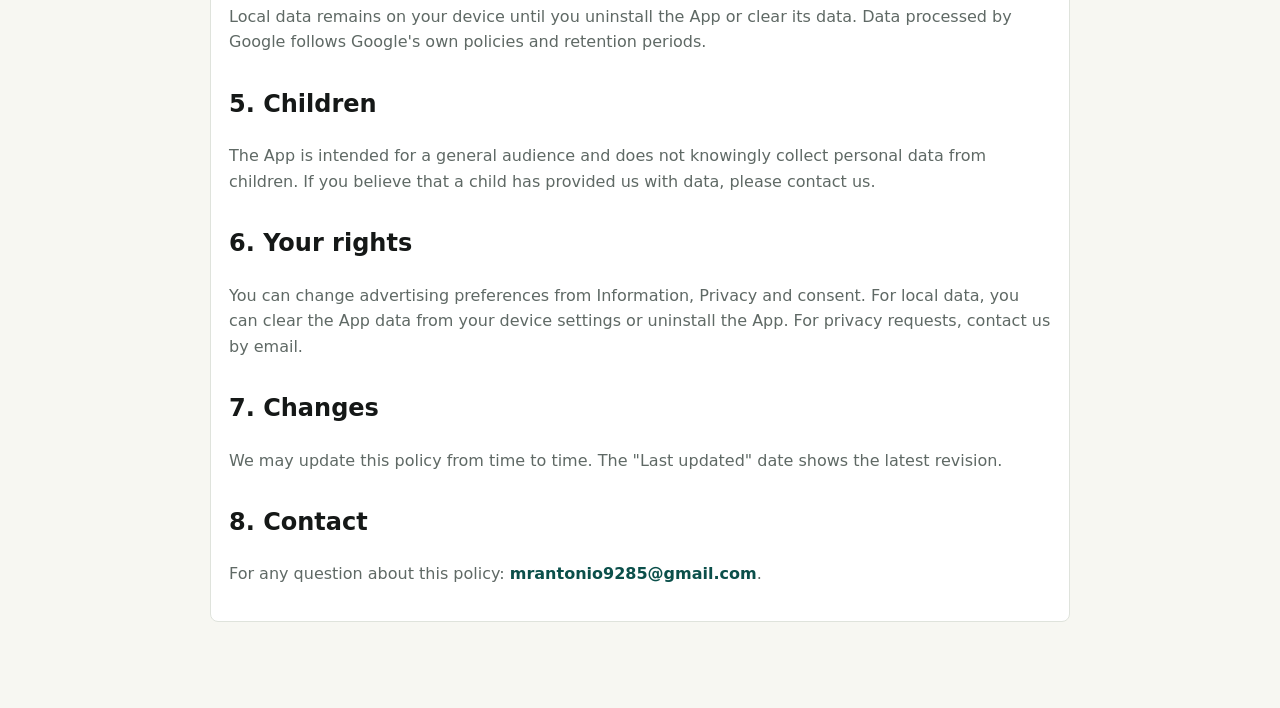
<file: en/apps/mr-sudoku/privacy.html>
<!doctype html>
<html lang="en">
  <head>
    <meta charset="utf-8" />
    <meta name="viewport" content="width=device-width, initial-scale=1" />
    <title>MR Sudoku Privacy Policy | MR Pixel Suit Studio</title>
    <meta name="description" content="Privacy policy for the MR Sudoku app." />
    <link rel="icon" href="../../../assets/mr-sudoku.svg" type="image/svg+xml" />
    <link rel="stylesheet" href="../../../styles.css" />
  </head>
  <body>
    <header class="site-header">
      <a class="brand" href="../../">
        <img src="../../../assets/mr-pixel-suit-studio.svg" alt="" />
        <span>MR Pixel Suit Studio</span>
      </a>
      <nav aria-label="Main navigation">
        <a href="./">MR Sudoku</a>
        <a href="terms.html">Terms</a>
      </nav>
      <div class="language-switcher" aria-label="Language selector">
        <a href="../../../apps/mr-sudoku/privacy.html" lang="it">IT</a>
        <span aria-current="page">EN</span>
      </div>
    </header>

    <main class="legal">
      <p class="eyebrow">MR Sudoku</p>
      <h1>Privacy Policy</h1>
      <article class="legal-card">
        <p><strong>Last updated:</strong> 13/05/2026</p>
        <p>
          This policy explains how the MR Sudoku mobile application ("the App",
          "we", "us") processes information when you use it.
        </p>

        <h2>1. Who we are</h2>
        <p>
          The App is provided by <strong>MR Pixel Suit Studio</strong>. For any
          privacy-related question, contact us at
          <a href="mailto:mrantonio9285@gmail.com">mrantonio9285@gmail.com</a>.
        </p>

        <h2>2. Data we process</h2>
        <h3>Data stored only on your device</h3>
        <p>
          The App stores preferences, game state, statistics, progress, trophies,
          themes and settings locally. This data remains on your device and can be
          deleted by uninstalling the App or clearing the app storage.
        </p>

        <h3>Advertising and rewarded ads</h3>
        <p>
          The App uses Google AdMob to show banners, interstitial ads and rewarded
          videos. Google and its partners may process advertising identifiers,
          device information, ad interactions, diagnostic data and technical data
          needed to deliver, measure and protect ads.
        </p>
        <p>
          In some regions, including the European Economic Area, the United
          Kingdom and Switzerland, the App shows a consent form provided by Google.
          You can change your choices from the Information, Privacy and consent
          section of the App.
        </p>
        <p>
          Google information:
          <a href="https://policies.google.com/privacy">Google Privacy Policy</a>
          and
          <a href="https://support.google.com/admob/answer/6128543">Google AdMob</a>.
        </p>

        <h3>Diagnostics and analytics data</h3>
        <p>
          If Firebase Analytics or Firebase Crashlytics are enabled in the future,
          the App may send usage events, diagnostic data and crash reports to
          improve stability, quality and functionality. This policy will be
          updated before those services are enabled in production.
        </p>

        <h3>Problem reports by email</h3>
        <p>
          If you use the "Report a problem" feature, the App opens your email
          client with a prefilled message. You can edit or delete the content
          before sending it. The email is sent only if you confirm it in your email
          client.
        </p>

        <h2>3. Legal bases</h2>
        <p>For users in the European Economic Area, processing is based on:</p>
        <ul>
          <li>Contract performance: saving settings and game state.</li>
          <li>Legitimate interest: maintaining security, stability and abuse prevention.</li>
          <li>Consent: where required, for personalized ads and advertising technologies.</li>
        </ul>

        <h2>4. Retention</h2>
        <p>
          Local data remains on your device until you uninstall the App or clear
          its data. Data processed by Google follows Google's own policies and
          retention periods.
        </p>

        <h2>5. Children</h2>
        <p>
          The App is intended for a general audience and does not knowingly collect
          personal data from children. If you believe that a child has provided us
          with data, please contact us.
        </p>

        <h2>6. Your rights</h2>
        <p>
          You can change advertising preferences from Information, Privacy and
          consent. For local data, you can clear the App data from your device
          settings or uninstall the App. For privacy requests, contact us by email.
        </p>

        <h2>7. Changes</h2>
        <p>
          We may update this policy from time to time. The "Last updated" date
          shows the latest revision.
        </p>

        <h2>8. Contact</h2>
        <p>
          For any question about this policy:
          <a href="mailto:mrantonio9285@gmail.com">mrantonio9285@gmail.com</a>.
        </p>
      </article>
    </main>
  </body>
</html>
</file>
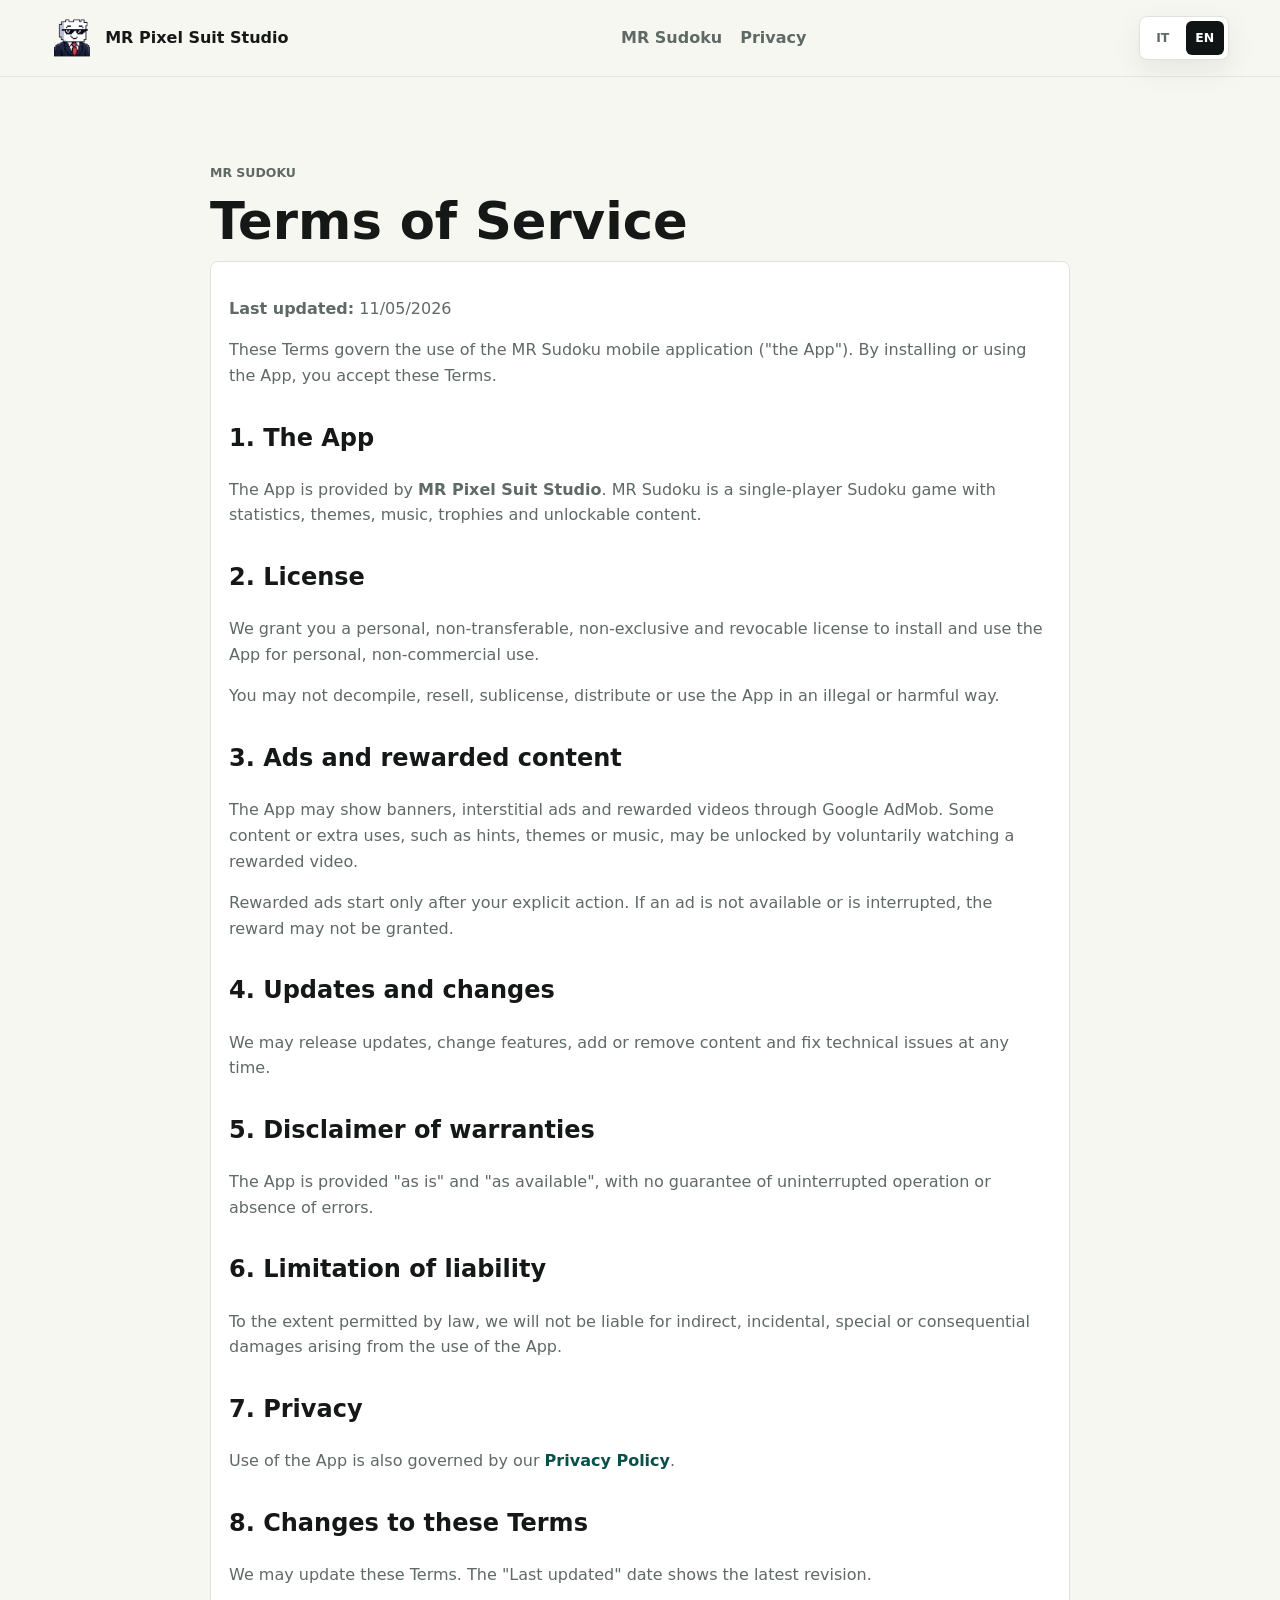
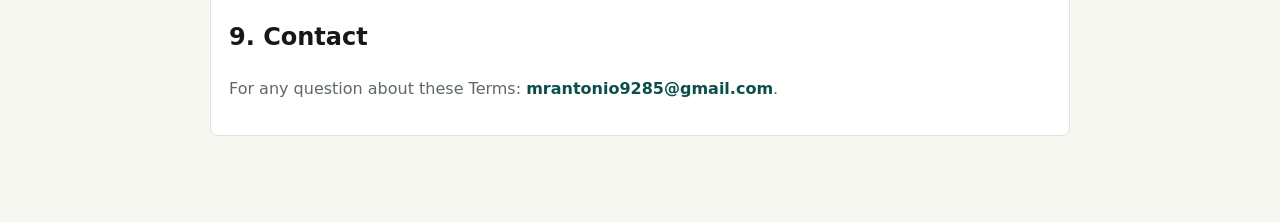
<file: en/apps/mr-sudoku/terms.html>
<!doctype html>
<html lang="en">
  <head>
    <meta charset="utf-8" />
    <meta name="viewport" content="width=device-width, initial-scale=1" />
    <title>MR Sudoku Terms of Service | MR Pixel Suit Studio</title>
    <meta name="description" content="Terms of service for the MR Sudoku app." />
    <link rel="icon" href="../../../assets/mr-sudoku.svg" type="image/svg+xml" />
    <link rel="stylesheet" href="../../../styles.css" />
  </head>
  <body>
    <header class="site-header">
      <a class="brand" href="../../">
        <img src="../../../assets/mr-pixel-suit-studio.svg" alt="" />
        <span>MR Pixel Suit Studio</span>
      </a>
      <nav aria-label="Main navigation">
        <a href="./">MR Sudoku</a>
        <a href="privacy.html">Privacy</a>
      </nav>
      <div class="language-switcher" aria-label="Language selector">
        <a href="../../../apps/mr-sudoku/terms.html" lang="it">IT</a>
        <span aria-current="page">EN</span>
      </div>
    </header>

    <main class="legal">
      <p class="eyebrow">MR Sudoku</p>
      <h1>Terms of Service</h1>
      <article class="legal-card">
        <p><strong>Last updated:</strong> 11/05/2026</p>
        <p>
          These Terms govern the use of the MR Sudoku mobile application ("the
          App"). By installing or using the App, you accept these Terms.
        </p>

        <h2>1. The App</h2>
        <p>
          The App is provided by <strong>MR Pixel Suit Studio</strong>. MR Sudoku
          is a single-player Sudoku game with statistics, themes, music, trophies
          and unlockable content.
        </p>

        <h2>2. License</h2>
        <p>
          We grant you a personal, non-transferable, non-exclusive and revocable
          license to install and use the App for personal, non-commercial use.
        </p>
        <p>
          You may not decompile, resell, sublicense, distribute or use the App in
          an illegal or harmful way.
        </p>

        <h2>3. Ads and rewarded content</h2>
        <p>
          The App may show banners, interstitial ads and rewarded videos through
          Google AdMob. Some content or extra uses, such as hints, themes or music,
          may be unlocked by voluntarily watching a rewarded video.
        </p>
        <p>
          Rewarded ads start only after your explicit action. If an ad is not
          available or is interrupted, the reward may not be granted.
        </p>

        <h2>4. Updates and changes</h2>
        <p>
          We may release updates, change features, add or remove content and fix
          technical issues at any time.
        </p>

        <h2>5. Disclaimer of warranties</h2>
        <p>
          The App is provided "as is" and "as available", with no guarantee of
          uninterrupted operation or absence of errors.
        </p>

        <h2>6. Limitation of liability</h2>
        <p>
          To the extent permitted by law, we will not be liable for indirect,
          incidental, special or consequential damages arising from the use of the
          App.
        </p>

        <h2>7. Privacy</h2>
        <p>
          Use of the App is also governed by our
          <a href="privacy.html">Privacy Policy</a>.
        </p>

        <h2>8. Changes to these Terms</h2>
        <p>
          We may update these Terms. The "Last updated" date shows the latest
          revision.
        </p>

        <h2>9. Contact</h2>
        <p>
          For any question about these Terms:
          <a href="mailto:mrantonio9285@gmail.com">mrantonio9285@gmail.com</a>.
        </p>
      </article>
    </main>
  </body>
</html>
</file>
<file: styles.css>
:root {
  color-scheme: light;
  --bg: #f7f7f2;
  --surface: #ffffff;
  --surface-strong: #101414;
  --text: #151817;
  --muted: #5f6965;
  --line: #dfe3dc;
  --accent: #0f766e;
  --accent-dark: #0b4f4a;
  --gold: #d99b30;
  --coral: #d4553f;
  --shadow: 0 24px 70px rgba(20, 28, 28, 0.12);
}

* {
  box-sizing: border-box;
}

html {
  scroll-behavior: smooth;
}

body {
  margin: 0;
  background: var(--bg);
  color: var(--text);
  font-family:
    Inter, ui-sans-serif, system-ui, -apple-system, BlinkMacSystemFont, "Segoe UI",
    sans-serif;
  line-height: 1.6;
}

a {
  color: inherit;
  text-decoration: none;
}

.site-header {
  position: sticky;
  top: 0;
  z-index: 10;
  display: flex;
  align-items: center;
  justify-content: space-between;
  gap: 24px;
  padding: 16px clamp(18px, 4vw, 56px);
  background: rgba(247, 247, 242, 0.86);
  border-bottom: 1px solid rgba(20, 24, 23, 0.08);
  backdrop-filter: blur(18px);
}

.brand {
  display: inline-flex;
  align-items: center;
  gap: 12px;
  min-width: 0;
  font-weight: 800;
}

.brand img {
  width: 42px;
  height: 42px;
  flex: 0 0 auto;
}

.brand span {
  overflow-wrap: anywhere;
}

nav {
  display: flex;
  gap: 18px;
  color: var(--muted);
  font-weight: 700;
}

nav a:hover,
.text-link:hover {
  color: var(--accent-dark);
}

.language-switcher {
  display: inline-flex;
  align-items: center;
  gap: 4px;
  padding: 4px;
  background: var(--surface);
  border: 1px solid var(--line);
  border-radius: 8px;
  box-shadow: 0 10px 28px rgba(20, 28, 28, 0.08);
}

.language-switcher a,
.language-switcher span {
  display: inline-flex;
  min-width: 38px;
  min-height: 34px;
  align-items: center;
  justify-content: center;
  border-radius: 6px;
  font-size: 0.78rem;
  font-weight: 900;
}

.language-switcher span {
  background: var(--surface-strong);
  color: #ffffff;
}

.language-switcher a {
  color: var(--muted);
}

.language-switcher a:hover {
  color: var(--accent-dark);
}

main {
  overflow: hidden;
}

.hero {
  display: grid;
  grid-template-columns: minmax(0, 1.08fr) minmax(280px, 0.92fr);
  align-items: center;
  gap: clamp(28px, 6vw, 88px);
  min-height: calc(100svh - 74px);
  padding: clamp(48px, 8vw, 96px) clamp(18px, 6vw, 88px) 44px;
}

.hero-copy {
  max-width: 760px;
}

.eyebrow,
.app-status {
  margin: 0 0 12px;
  color: var(--accent-dark);
  font-size: 0.78rem;
  font-weight: 900;
  letter-spacing: 0;
  text-transform: uppercase;
}

h1,
h2,
h3,
p {
  overflow-wrap: anywhere;
}

h1 {
  margin: 0;
  font-size: clamp(3.2rem, 9vw, 7.6rem);
  line-height: 0.92;
  letter-spacing: 0;
}

.hero-text {
  max-width: 680px;
  margin: 28px 0 0;
  color: var(--muted);
  font-size: clamp(1.05rem, 2.2vw, 1.35rem);
}

.hero-actions,
.app-links {
  display: flex;
  flex-wrap: wrap;
  align-items: center;
  gap: 14px;
  margin-top: 30px;
}

.button {
  display: inline-flex;
  min-height: 46px;
  align-items: center;
  justify-content: center;
  border-radius: 8px;
  padding: 11px 18px;
  font-weight: 850;
}

.button.primary {
  background: var(--surface-strong);
  color: #ffffff;
}

.button.secondary {
  border: 1px solid var(--line);
  background: var(--surface);
}

.hero-visual {
  position: relative;
  display: grid;
  place-items: center;
  min-height: 360px;
}

.hero-visual::before {
  position: absolute;
  inset: 8% 4% 0;
  content: "";
  background:
    linear-gradient(135deg, rgba(15, 118, 110, 0.22), rgba(217, 155, 48, 0.18)),
    var(--surface);
  border: 1px solid rgba(20, 24, 23, 0.08);
  border-radius: 8px;
  transform: rotate(-4deg);
  box-shadow: var(--shadow);
}

.hero-visual img {
  position: relative;
  width: min(78vw, 430px);
  max-width: 100%;
  filter: drop-shadow(0 26px 38px rgba(17, 24, 24, 0.18));
}

.intro {
  display: grid;
  grid-template-columns: repeat(2, minmax(0, 1fr));
  gap: 1px;
  margin: 0 clamp(18px, 6vw, 88px);
  border: 1px solid var(--line);
  background: var(--line);
}

.intro > div {
  background: var(--surface);
  padding: clamp(24px, 4vw, 42px);
}

.metric {
  color: var(--coral);
  font-weight: 950;
}

.intro h2,
.section-heading h2,
.legal h1 {
  margin: 8px 0 12px;
  font-size: clamp(1.8rem, 4vw, 3.4rem);
  line-height: 1.05;
}

.intro p,
.app-content p,
.legal p,
.legal li {
  color: var(--muted);
}

.apps-section {
  padding: clamp(64px, 10vw, 112px) clamp(18px, 6vw, 88px);
}

.section-heading {
  max-width: 760px;
  margin-bottom: 26px;
}

.app-card {
  display: grid;
  grid-template-columns: 180px minmax(0, 1fr);
  gap: clamp(24px, 5vw, 56px);
  align-items: center;
  max-width: 980px;
  background: var(--surface);
  border: 1px solid var(--line);
  border-radius: 8px;
  padding: clamp(22px, 4vw, 44px);
  box-shadow: var(--shadow);
}

.app-icon {
  display: grid;
  place-items: center;
  aspect-ratio: 1;
  background: #eff2ea;
  border-radius: 8px;
}

.app-icon img {
  width: 78%;
}

.app-content h3 {
  margin: 0;
  font-size: clamp(2rem, 4vw, 4rem);
  line-height: 1;
}

.text-link {
  color: var(--accent);
  font-weight: 850;
}

.site-footer {
  display: flex;
  justify-content: space-between;
  gap: 18px;
  padding: 28px clamp(18px, 4vw, 56px);
  color: var(--muted);
  border-top: 1px solid var(--line);
}

.site-footer p {
  margin: 0;
  color: var(--text);
  font-weight: 800;
}

.app-detail,
.legal {
  width: min(980px, calc(100% - 36px));
  margin: 0 auto;
  padding: clamp(44px, 8vw, 86px) 0;
}

.app-hero {
  display: grid;
  grid-template-columns: 150px minmax(0, 1fr);
  gap: clamp(22px, 5vw, 46px);
  align-items: center;
  margin-bottom: 44px;
}

.app-hero img {
  width: 150px;
  border-radius: 8px;
  background: var(--surface);
}

.feature-list {
  display: grid;
  grid-template-columns: repeat(2, minmax(0, 1fr));
  gap: 12px;
  padding: 0;
  list-style: none;
}

.feature-list li,
.legal-card {
  background: var(--surface);
  border: 1px solid var(--line);
  border-radius: 8px;
  padding: 18px;
}

.legal {
  max-width: 860px;
}

.legal-card h2 {
  margin-top: 30px;
  color: var(--text);
}

.legal-card a {
  color: var(--accent-dark);
  font-weight: 850;
}

@media (max-width: 760px) {
  .site-header,
  .site-footer {
    align-items: flex-start;
    flex-direction: column;
  }

  .site-header {
    gap: 14px;
  }

  .hero,
  .intro,
  .app-card,
  .app-hero,
  .feature-list {
    grid-template-columns: 1fr;
  }

  .hero {
    min-height: auto;
  }

  .hero-visual {
    min-height: 260px;
  }

  .app-card {
    gap: 22px;
  }

  .app-icon {
    width: min(180px, 60vw);
  }
}
</file>
